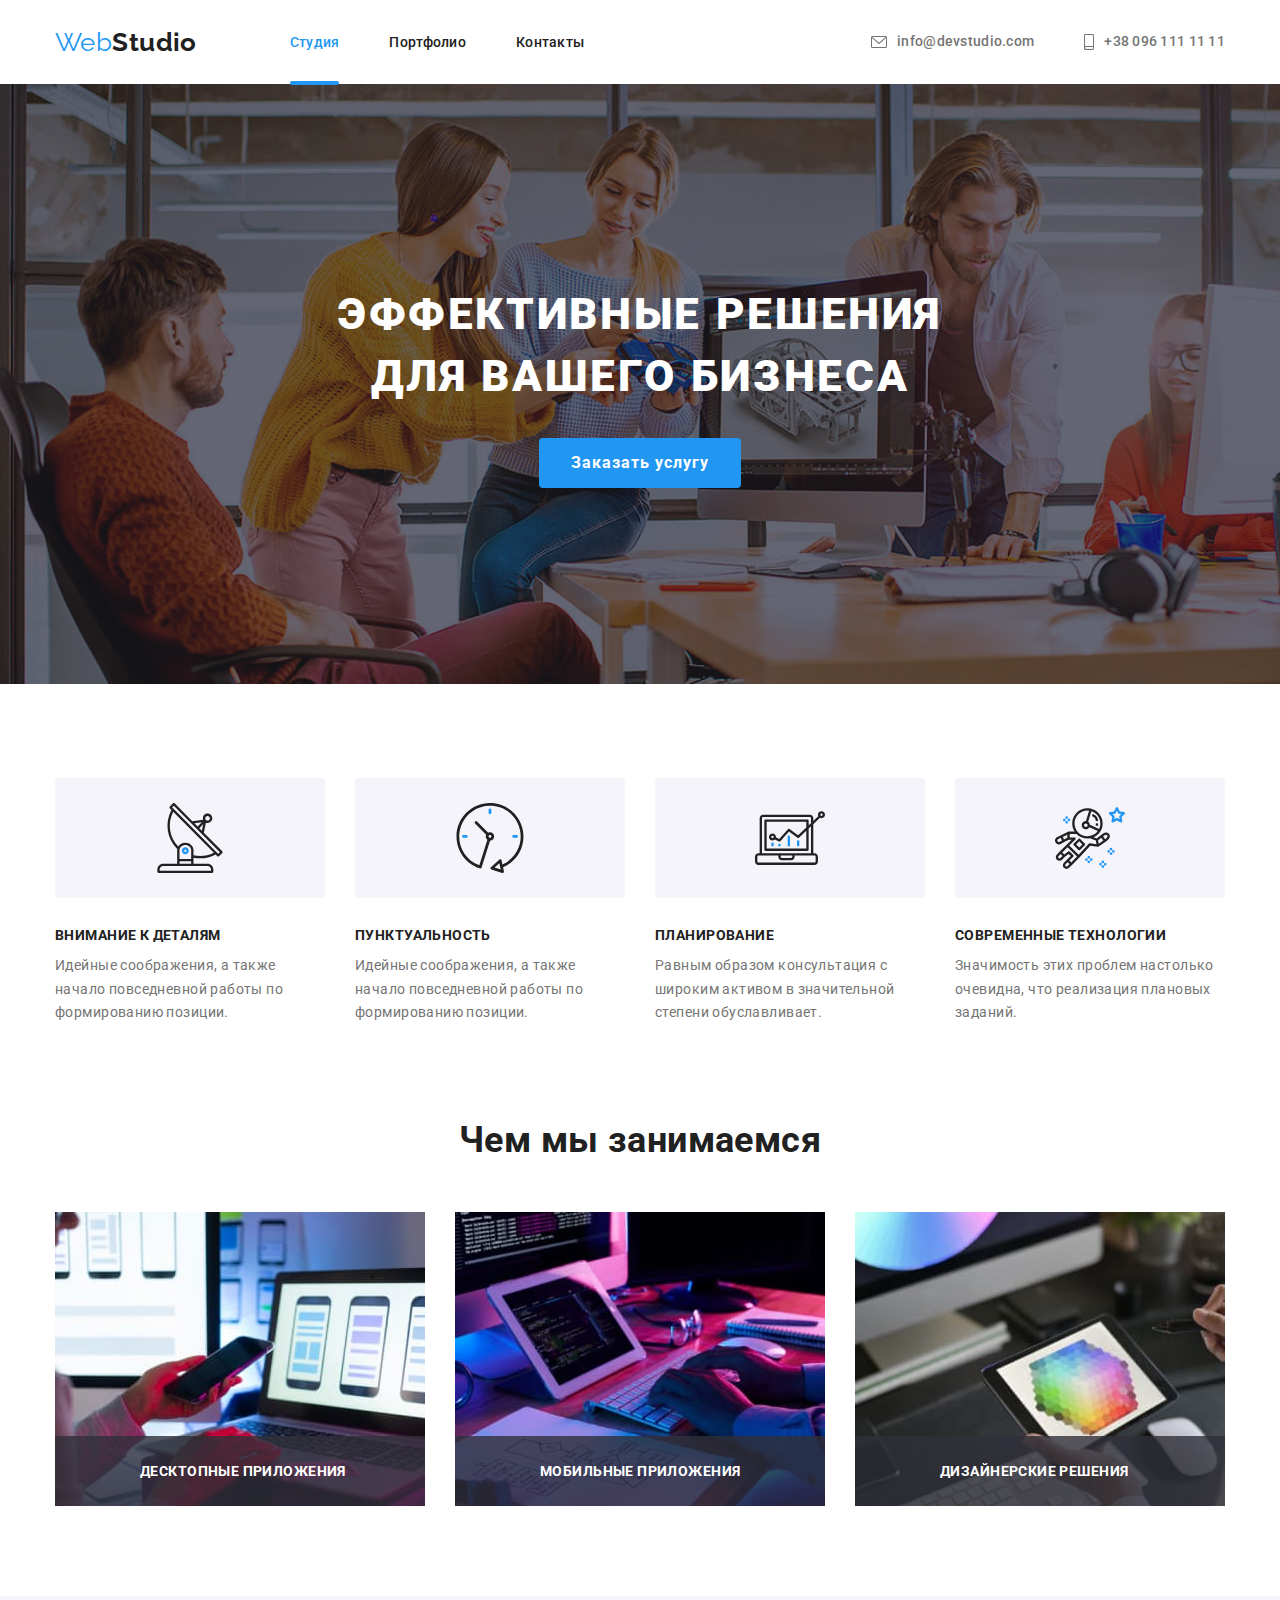
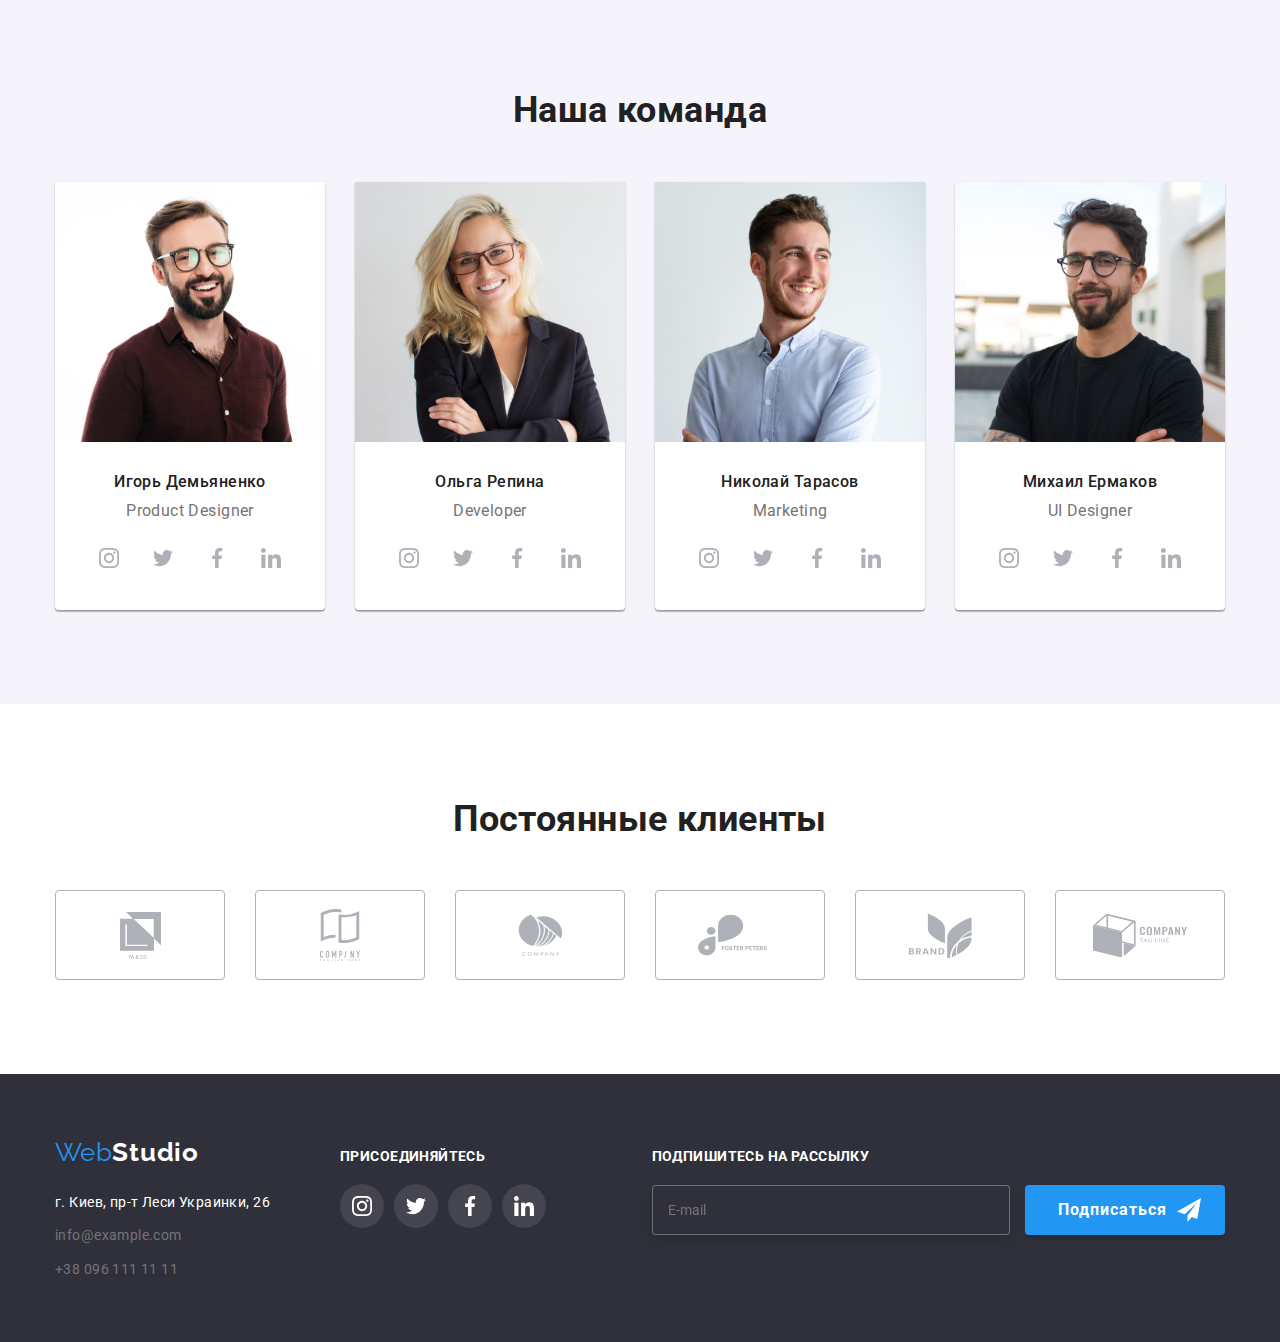
<file: index.html>
<!DOCTYPE html>
<html lang="ru">
<head>
    <meta charset="UTF-8">
    <meta http-equiv="X-UA-Compatible" content="IE=edge">
    <meta name="viewport" content="width=device-width, initial-scale=1.0">

    <link rel="preconnect" href="https://fonts.googleapis.com">
    <link rel="preconnect" href="https://fonts.gstatic.com" crossorigin>
    <link href="https://fonts.googleapis.com/css2?family=Raleway:wght@700&family=Roboto:wght@400;500;700;900&display=swap" rel="stylesheet"> 
    <link rel="stylesheet" href="https://cdnjs.cloudflare.com/ajax/libs/modern-normalize/1.1.0/modern-normalize.min.css">

    <link rel="stylesheet" href="./css/main.css">

    <title>Web-Studia</title>
</head>
<body>
    <header class="header">
     <div class="container header-container">
                  <nav class="logo-nav">
                    <a class="logo-nav__item" href="">
                    <span class="logo-nav__logo">Web</span><span class="logo-nav__black">Studio</span>
                    </a>
                        <ul class="menu-page">
                            <li class="menu-page__item"><a class="menu-page__studio" href="/">Студия</a></li>
                            <li class="menu-page__item"><a class="menu-page__page" href="./portfolio.html">Портфолио</a></li>
                            <li class="menu-page__item"><a class="menu-page__page" href="/">Контакты</a></li>
                        </ul>
                    </nav>
                    <ul class="menu-contact">
                        <li class="menu-contact__item">
                            <a class="menu-contact__header" href="meilto:info@devstudio.com">
                            <svg class="menu-contact__email">
                                <use href="./img/sprite.svg#email"></use>
                            </svg>
                            info@devstudio.com</a></li>
                        <li class="menu-contact__item">
                            <a class="menu-contact__header" href="+380961111111">
                            <svg class="menu-contact__phone">
                                    <use href="./img/sprite.svg#phone"></use>
                                </svg>
                            +38 096 111 11 11</a>
                    </ul>
     </div>  
    </header>
    <main>
        <div>
            <section class="hero-section">
                <div class="container">
                    <h1 class="hero-section__title title">
                        Эффективные решения
                        для вашего бизнеса</h1>
                    <button class="hero-section__button" type="button" data-modal-open>Заказать услугу</button>
                </div>
            </section>
        </div>
        <section class="section">
            <div class="container">
                <ul class="description">
                    <li class="description__item">
                        <div class="description__svg">
                            <svg width="70" height="70">
                                <use href="./img/sprite.svg#antenna"></use>
                            </svg>
                        </div>
                        <h3 class="description__link">Внимание к деталям</h3>
                        <p class="description__text">Идейные соображения, а также начало повседневной работы по формированию позиции.</p>
                    </li>
                    <li class="description__item">
                        <div class="description__svg">
                            <svg width="70" height="70">
                                <use href="./img/sprite.svg#clock"></use>
                            </svg>
                        </div>
                        <h3 class="description__link">Пунктуальность</h3>
                        <p class="description__text">Идейные соображения, а также начало повседневной работы по формированию позиции.</p>
                 </li>
                    <li class="description__item">
                        <div class="description__svg">
                            <svg width="70" height="70">
                                <use href="./img/sprite.svg#diagram"></use>
                            </svg>
                        </div> 
                     <h3 class="description__link">Планирование</h3>
                     <p class="description__text">Равным образом консультация с широким активом в значительной степени обуславливает.</p>
                 </li>
                    <li class="description__item">
                        <div class="description__svg">
                            <svg width="70" height="70">
                                <use href="./img/sprite.svg#astronaut"></use>
                            </svg>
                        </div>
                     <h3 class="description__link">Современные технологии</h3>
                     <p class="description__text">Значимость этих проблем настолько очевидна, что реализация плановых заданий.</p>
                 </li>
                </ul>
            </div>
    </section>
       <section class="work">
           <div class="container">
            <h2 class="work__case">Чем мы занимаемся</h2>
            <ul class="work__main">
                <li class="work__item">
                        <img class="work__img" src="./img/maket1.jpg" alt="Чем мы занимаемся" >
                        <div class="work__border">
                            <span class="work__link">Десктопные приложения</span>
                        </div>
                </li>
                <li class="work__item">
                    <img class="work__img" src="./img/maket2.jpg" alt="Чем мы занимаемся" >
                    <div class="work__border">
                        <span class="work__link">Мобильные приложения</span>
                    </div>
                </li>
                <li class="work__item">
                    <img class="work__img" src="./img/maket3.jpg" alt="Чем мы занимаемся" >
                    <div class="work__border">
                    <span class="work__link">Дизайнерские решения</span>
                </div>
                </li>
            </ul>
           </div>
    </section>
        <section class="section menu-command">
            <div class="container">
                <h2 class="command">Наша команда</h2>
                <ul class="command__main">
                    <li class="command__item">
                        <img class="command__img" src="./img/1.jpg" alt="Игорь Демьяненко" width="270">
                        <div class="command__wrap">
                            <h3 class="command__name">Игорь Демьяненко</h3>
                        <p class="command__profession">Product Designer</p>
                        <ul class="social">
                            <li class="social__list">
                                <a href="" class="social__link">
                                    <svg class="social__icon">
                                        <use href="./img/sprite.svg#instagram"></use>
                                    </svg>
                                </a>
                            </li>
                            <li class="social__list">
                                <a href="" class="social__link">
                                    <svg class="social__icon">
                                        <use  href="./img/sprite.svg#twitter"></use>
                                    </svg>
                                </a>
                            </li>
                            <li class="social__list">
                                <a href="" class="social__link">
                                    <svg class="social__icon">
                                        <use href="./img/sprite.svg#faceebok"></use>
                                    </svg>
                                </a>
                            </li>
                            <li class="social__list">
                                <a href="" class="social__link">
                                    <svg class="social__icon">
                                        <use  href="./img/sprite.svg#linkedin"></use>
                                    </svg>
                                </a>
                            </li>
                        </ul>
                        </div>
                    </li>
                    <li class="command__item">
                        <img class="command__img" src="./img/2.jpg" alt="Ольга Репина Frontend" width="270">
                        <div class="command__wrap">
                            <h3 class="command__name">Ольга Репина</h3>
                        <p class="command__profession">Developer</p>
                        <ul class="social">
                            <li class="social__list">
                                <a href="" class="social__link">
                                    <svg class="social__icon">
                                        <use href="./img/sprite.svg#instagram"></use>
                                    </svg>
                                </a>
                            </li>
                            <li class="social__list">
                                <a href="" class="social__link">
                                    <svg class="social__icon">
                                        <use  href="./img/sprite.svg#twitter"></use>
                                    </svg>
                                </a>
                            </li>
                            <li class="social__list">
                                <a href="" class="social__link">
                                    <svg class="social__icon">
                                        <use href="./img/sprite.svg#faceebok"></use>
                                    </svg>
                                </a>
                            </li>
                            <li class="social__list">
                                <a href="" class="social__link">
                                    <svg class="social__icon">
                                        <use  href="./img/sprite.svg#linkedin"></use>
                                    </svg>
                                </a>
                            </li>
                        </ul>
                        </div>
                    </li>
                        <li class="command__item">
                        <img class="command__img" src="./img/3.jpg" alt="Николай Тарасов" width="270">
                        <div class="command__wrap">
                            <h3 class="command__name">Николай Тарасов</h3>
                        <p class="command__profession">Marketing</p>
                        <ul class="social">
                            <li class="social__list">
                                <a href="" class="social__link">
                                    <svg class="social__icon">
                                        <use href="./img/sprite.svg#instagram"></use>
                                    </svg>
                                </a>
                            </li>
                            <li class="social__list">
                                <a href="" class="social__link">
                                    <svg class="social__icon">
                                        <use  href="./img/sprite.svg#twitter"></use>
                                    </svg>
                                </a>
                            </li>
                            <li class="social__list">
                                <a href="" class="social__link">
                                    <svg class="social__icon">
                                        <use href="./img/sprite.svg#faceebok"></use>
                                    </svg>
                                </a>
                            </li>
                            <li class="social__list">
                                <a href="" class="social__link">
                                    <svg class="social__icon">
                                        <use  href="./img/sprite.svg#linkedin"></use>
                                    </svg>
                                </a>
                            </li>
                        </ul>
                        </div>
                    </li>
                    <li class="command__item">
                        <img class="command__img" src="./img/4.jpg" alt="Михаил Ермаков" width="270">
                        <div class="command__wrap">
                            <h3 class="command__name">Михаил Ермаков</h3>
                        <p class="command__profession">UI Designer</p>
                        <ul class="social">
                            <li class="social__list">
                                <a href="" class="social__link">
                                    <svg class="social__icon">
                                        <use href="./img/sprite.svg#instagram"></use>
                                    </svg>
                                </a>
                            </li>
                            <li class="social__list">
                                <a href="" class="social__link">
                                    <svg class="social__icon">
                                        <use  href="./img/sprite.svg#twitter"></use>
                                    </svg>
                                </a>
                            </li>
                            <li class="social__list">
                                <a href="" class="social__link">
                                    <svg class="social__icon">
                                        <use href="./img/sprite.svg#faceebok"></use>
                                    </svg>
                                </a>
                            </li>
                            <li class="social__list">
                                <a href="" class="social__link">
                                    <svg class="social__icon">
                                        <use  href="./img/sprite.svg#linkedin"></use>
                                    </svg>
                                </a>
                            </li>
                        </ul>
                        </div>
                    </li>
                </ul>
            </div>
        </section>
        <section class="client-section">
            <div class="container">
                <h2 class="client">Постоянные клиенты</h2>
            <ul class="client__form">
                <li class="client__list">
                    <a href="" class="client__link link">
                        <svg class="client__icon" width="41" height="47">
                            <use class="client__icon" href="./img/sprite.svg#client-one"></use>
                        </svg>
                    </a>
                </li>
                <li class="client__list">
                    <a href="" class="client__link">
                        <svg class="client__icon" width="40" height="52">
                            <use  href="./img/sprite.svg#client-two"></use>
                        </svg>
                    </a>
                </li>
                <li class="client__list">
                    <a href="" class="client__link">
                        <svg class="client__icon" width="45" height="42">
                            <use href="./img/sprite.svg#client-three"></use>
                        </svg>
                    </a>
                </li>
                <li class="client__list">
                    <a href="" class="client__link">
                        <svg class="client__icon" width="85" height="42">
                            <use  href="./img/sprite.svg#client-four"></use>
                        </svg>
                    </a>
                </li>
                <li class="client__list">
                    <a href="" class="client__link">
                        <svg class="client__icon" width="63" height="45">
                            <use href="./img/sprite.svg#client-five"></use>
                        </svg>
                    </a>
                </li>
                <li class="client__list">
                    <a href="" class="client__link">
                        <svg class="client__icon" width="94" height="44">
                            <use  href="./img/sprite.svg#client-six"></use>
                        </svg>
                    </a>
                </li>
            </ul>
            </div>
        </section>
    </main>
    <footer class="footer">
        <div class="container social-section">
            <div class="footer-iner">
                <a class="footer-iner__main" href="">
                    <span class="footer-iner__footer">Web</span><span class="footer-iner__white-footer">Studio</span>
                </a>
                    <address>
                        <ul class="footer-contact">
                            <li class="footer-contact__item"><a class="footer-contact__address" href="addressг.Киев,пр-тЛесиУкраинки,2">г. Киев, пр-т Леси Украинки, 26</a> </li>
                            <li class="footer-contact__item"><a class="footer-contact__contact" href="meilto:info@example.com">info@example.com</a></li>
                            <li class="footer-contact__item"><a class="footer-contact__contact" href="tel;+380961111111">+38 096 111 11 11</a>
                        </ul>
                    </address>
                </div>
                    <div class="social-wrap">
                        <p class="title-social">присоединяйтесь</p>
                    <ul class="social-footer">
                        <li class="social-footer__list">
                            <a href="" class="social-footer__link">
                                <svg class="social-footer__icon">
                                    <use href="./img/sprite.svg#instagram"></use>
                                </svg>
                            </a>
                        </li>
                        <li class="social-footer__list">
                            <a href="" class="social-footer__link">
                                <svg class="social-footer__icon">
                                    <use  href="./img/sprite.svg#twitter"></use>
                                </svg>
                            </a>
                        </li>
                        <li class="social-footer__list">
                            <a href="" class="social-footer__link">
                                <svg class="social-footer__icon">
                                    <use href="./img/sprite.svg#faceebok"></use>
                                </svg>
                            </a>
                        </li>
                        <li class="social-footer__icon">
                            <a href="" class="social-footer__link">
                                <svg class="social-footer__icon">
                                    <use  href="./img/sprite.svg#linkedin"></use>
                                </svg>
                            </a>
                        </li>
                    </ul>
                    </div>
                    <form class="subscride">
                            <p class="subscride__text">Подпишитесь на рассылку</p>
                            <label for="email"></label>     
                                <input class="subscride__input" type="email" name="email" id="email" placeholder="E-mail">
                            <button type="submit" class="subscride__button">
                               <span class="subscride__click">Подписаться
                                   <svg class="subscride__icon">
                                       <use href="./img/sprite.svg#subscribe"></use>
                                   </svg>
                               </span>
                            </button>
                    </form>
        </div>
    </footer>

    <div class="modal is-hidden" data-modal>
        <div class="modal-inner">
                <button class="modal-inner__button" data-modal-close>
                    <svg class="modal-inner__svg">
                        <use href="./img/sprite.svg#modal-close"></use>
                    </svg>
                </button>
            <form class="modal-form">
                <span class="modal-form__title">Оставьте свои данные, мы вам перезвоним</span>
                <div class="form-field">
                    <label class="form-field__label" for="name">Имя</label>
                    <input class="form-field__input" type="text" name="name" id="name"/>
                        <svg class="form-field__icon">
                            <use href="./img/sprite.svg#name"></use>
                        </svg>
                </div>

                
                <div class="form-field">
                <label class="form-field__label" for="tel">Телефон</label>
                <input class="form-field__input" type="tel" name="tel" id="tel">
                <svg class="form-field__icon">
                    <use href="./img/sprite.svg#tel-modal"></use>
                </svg>
                </div>
           
                <div class="form-field">
                    <label class="form-field__label" for="email">Почта</label>
                    <input class="form-field__input" type="email" name="email" id="mail" >
                    <svg class="form-field__icon">
                        <use href="./img/sprite.svg#email-modal"></use>
                    </svg>
                </div> 

                <div class="form-field">
                    <label class="form-field__label" for="comment">Комментарий</label>
                    <textarea class="form-field__texrea" name="comment" id="comment" rows="10" placeholder="Введите текст"></textarea>
                </div>

                <div class="modal-treaty">
                    <label class="modal-treaty__treaty" for="treaty">
                        <input class="modal-treaty__checkbox" type="checkbox" name="topic" value="treaty" id="treaty">
                        <span class="modal-treaty__icon"></span>
                        Соглашаюсь с рассылкой и принимаю
                        <a href="#" class="modal-treaty__contract">Условия договора</a>
                    </label>
                </div>
             <button type="submit" class="modal-treaty__button">Отправить</button>
            </form>
        </div> 
    </div>
    <script src="./js/modal.js"></script>
</body>
</html>
</file>
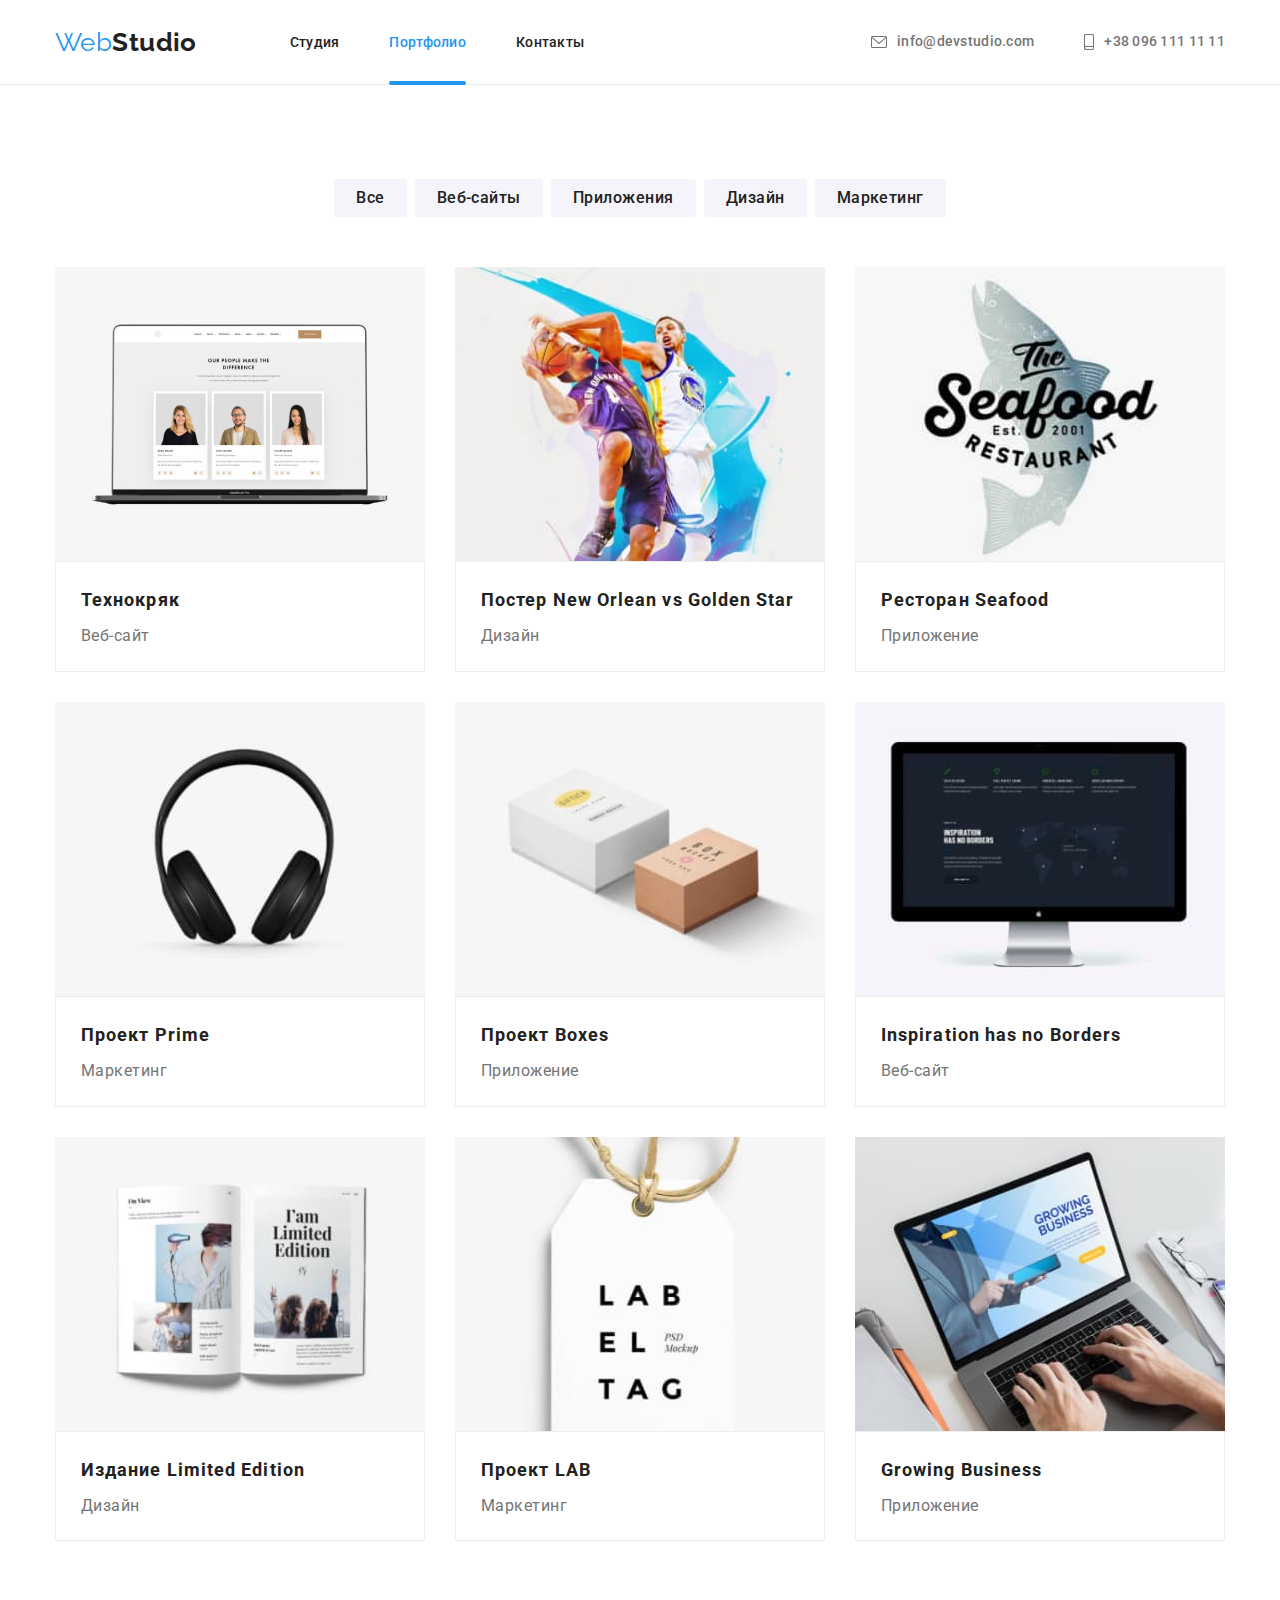
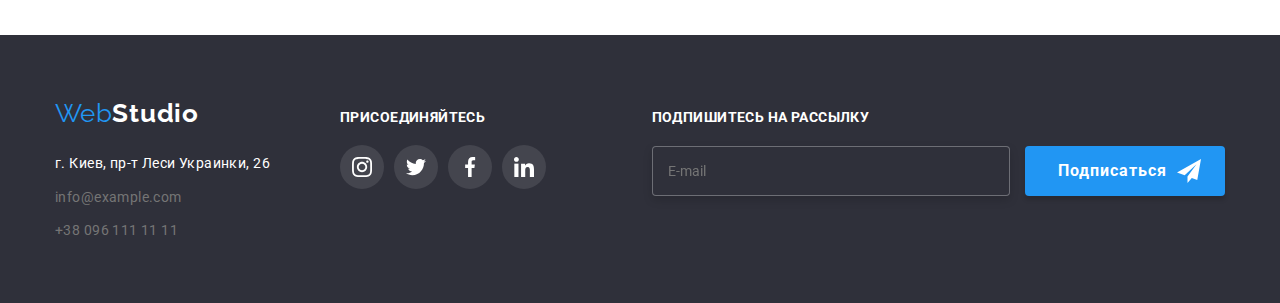
<file: portfolio.html>
<!DOCTYPE html>
<html lang="ru">
<head>
    <meta charset="UTF-8">
    <meta http-equiv="X-UA-Compatible" content="IE=edge">
    <meta name="viewport" content="width=device-width, initial-scale=1.0">
    
    <link rel="preconnect" href="https://fonts.googleapis.com">
    <link rel="preconnect" href="https://fonts.gstatic.com" crossorigin>
    <link href="https://fonts.googleapis.com/css2?family=Raleway:wght@700&family=Roboto:wght@400;500;700;900&display=swap" rel="stylesheet"> 
    <link rel="stylesheet" href="https://cdnjs.cloudflare.com/ajax/libs/modern-normalize/1.1.0/modern-normalize.min.css">
    
<link rel="stylesheet" href="./css/main.css">

    <title>Web-Studia-Portfolio</title>
</head>
<body>
    <header class="header-portfolio">
        <div class="container header-container">
                <nav class="portfolio-nav">
                    <a class="portfolio-nav__item" href="">
                        <span class="portfolio-nav__logo">Web</span><span class="portfolio-nav__black">Studio</span>
                    </a>
                    <ul class="portfolio-page">
                        <li class="portfolio-page__item"><a class="portfolio-page__link" href="./index.html">Студия</a> </li>
                        <li class="portfolio-page__item"><a class="portfolio" href="./portfolio.html">Портфолио</a></li>
                        <li class="portfolio-page__item"><a class="portfolio-page__link" href="">Контакты</a></li>
                    </ul>
                </nav> 
                <ul class="contact-portfolio">
                    <li class="contact-portfolio__item"><a class="contact-portfolio__contact" href="meilto:info@devstudio.com">
                        <svg class="menu-contact__email">
                            <use href="./img/sprite.svg#email"></use>
                        </svg>
                        info@devstudio.com</a></li>
                    <li class="contact-portfolio__item"><a class="contact-portfolio__contact" href="tel:+380961111111">
                        <svg class="menu-contact__phone">
                            <use href="./img/sprite.svg#phone"></use>
                        </svg>
                        +38 096 111 11 11</a>
                </ul>
        </div>
      </header>
    <main>
        <section class="section">
            <div class="container">
                <h1 class="menu-portfolio">Меню</h1>
            <ul class="portfolio-button">
                <li class="portfolio-button__item"><button class="portfolio-button__link" type="button">Все</button></li>
                <li class="portfolio-button__item"><button class="portfolio-button__link" type="button">Веб-сайты</button></li>
                <li class="portfolio-button__item"><button class="portfolio-button__link" type="button">Приложения</button></li>
                <li class="portfolio-button__item"><button class="portfolio-button__link" type="button">Дизайн</button></li>
                <li class="portfolio-button__item"><button class="portfolio-button__link" type="button">Маркетинг</button></li>
            </ul>
                        <ul class="picture-portfolio">
                            <li class="picture-portfolio__item">
                                <a class="picture-portfolio__href picture-portfolio__style" href="">
                                    <div class="picture-portfolio__link">
                                        <img class="picture-portfolio__img" src="./img/img.jpg" alt="Технокряк">
                                        <p class="picture-portfolio__description">
                                            Ресурс предлагает комплексные предложения с разным уровнем функционала и сервисов. Все это позволит посетителю получить исчерпывающие сведения о компании или частном лице.
                                        </p>
                                    </div>
                                <div class="picture-portfolio__wrap">
                                <h2 class="picture-portfolio__title">Технокряк</h2>
                                <p class="picture-portfolio__text">Веб-сайт</p>
                                </div>
                            </a>
                            </li>

                            <li class="picture-portfolio__item">
                                <a class="picture-portfolio__href picture-portfolio__style" href="">
                                    <div class="picture-portfolio__link">
                                        <img class="picture-portfolio__img" src="./img/img2.jpg" alt="Постер New Orlean vs Golden Star">
                                        <p class="picture-portfolio__description">
                                            Ресурс предлагает комплексные предложения с разным уровнем функционала и сервисов. Все это позволит посетителю получить исчерпывающие сведения о компании или частном лице.
                                        </p>
                                    </div>
                                <div class="picture-portfolio__wrap">
                                <h2 class="picture-portfolio__title">Постер New Orlean vs Golden Star</h2>
                                <p class="picture-portfolio__text">Дизайн</p>
                                </div>
                            </a>
                            </li>

                            <li class="picture-portfolio__item">
                                <a class="picture-portfolio__href picture-portfolio__style" href="">
                                    <div class="picture-portfolio__link">
                                        <img class="picture-portfolio__img" src="./img/img3.jpg" alt="Ресторан Seafood">
                                        <p class="picture-portfolio__description">
                                            Ресурс предлагает комплексные предложения с разным уровнем функционала и сервисов. Все это позволит посетителю получить исчерпывающие сведения о компании или частном лице.
                                        </p>
                                    </div>
                                <div class="picture-portfolio__wrap">
                                <h2 class="picture-portfolio__title">Ресторан Seafood</h2>
                                <p class="picture-portfolio__text">Приложение</p>
                                </div>
                            </a>
                            </li>

                            <li class="picture-portfolio__item">
                                <a class="picture-portfolio__href picture-portfolio__style" href="">
                                    <div class="picture-portfolio__link">
                                        <img class="picture-portfolio__img" src="./img/img4.jpg" alt="Проект Prime">
                                        <p class="picture-portfolio__description">
                                            Ресурс предлагает комплексные предложения с разным уровнем функционала и сервисов. Все это позволит посетителю получить исчерпывающие сведения о компании или частном лице.
                                        </p>
                                    </div>
                                <div class="picture-portfolio__wrap">
                                <h2 class="picture-portfolio__title">Проект Prime</h2>
                                <p class="picture-portfolio__text">Маркетинг</p>
                                </div>
                            </a>
                            </li>  

                            <li class="picture-portfolio__item">
                                <a class="picture-portfolio__href picture-portfolio__style" href="">
                                    <div class="picture-portfolio__link">
                                        <img class="picture-portfolio__img" src="./img/img6.jpg" alt="Проект Boxes">
                                        <p class="picture-portfolio__description">
                                            Ресурс предлагает комплексные предложения с разным уровнем функционала и сервисов. Все это позволит посетителю получить исчерпывающие сведения о компании или частном лице.
                                        </p>
                                    </div>
                                <div class="picture-portfolio__wrap">
                                <h2 class="picture-portfolio__title">Проект Boxes</h2>
                                <p class="picture-portfolio__text">Приложение</p>
                                </div>
                            </a>
                            </li>    
                            <li class="picture-portfolio__item">
                                <a class="picture-portfolio__href picture-portfolio__style" href="">
                                    <div class="picture-portfolio__link">
                                        <img class="picture-portfolio__img" src="./img/img5.jpg" alt="Inspiration has no Borders">
                                        <p class="picture-portfolio__description">
                                            Ресурс предлагает комплексные предложения с разным уровнем функционала и сервисов. Все это позволит посетителю получить исчерпывающие сведения о компании или частном лице.
                                        </p>
                                    </div>
                                <div class="picture-portfolio__wrap">
                                <h2 class="picture-portfolio__title">Inspiration has no Borders</h2>
                                <p class="picture-portfolio__text">Веб-сайт</p>
                                </div>
                            </a>
                            </li>                                                        
                            <li class="picture-portfolio__item">
                                <a class="picture-portfolio__href picture-portfolio__style" href="">
                                    <div class="picture-portfolio__link">
                                        <img class="picture-portfolio__img" src="./img/img7.jpg" alt="Издание Limited Edition">
                                        <p class="picture-portfolio__description">
                                            Ресурс предлагает комплексные предложения с разным уровнем функционала и сервисов. Все это позволит посетителю получить исчерпывающие сведения о компании или частном лице.
                                        </p>
                                    </div>
                                <div class="picture-portfolio__wrap">
                                <h2 class="picture-portfolio__title">Издание Limited Edition</h2>
                                <p class="picture-portfolio__text">Дизайн</p>
                                </div>
                            </a>
                            </li>        
                            <li class="picture-portfolio__item">
                                <a class="picture-portfolio__href picture-portfolio__style" href="">
                                    <div class="picture-portfolio__link">
                                        <img class="picture-portfolio__img" src="./img/img8.jpg" alt="Проект LAB">
                                        <p class="picture-portfolio__description">
                                            Ресурс предлагает комплексные предложения с разным уровнем функционала и сервисов. Все это позволит посетителю получить исчерпывающие сведения о компании или частном лице.
                                        </p>
                                    </div>
                                <div class="picture-portfolio__wrap">
                                <h2 class="picture-portfolio__title">Проект LAB</h2>
                                <p class="picture-portfolio__text">Маркетинг</p>
                                </div>
                            </a>
                            </li>
                            <li class="picture-portfolio__item">
                                <a class="picture-portfolio__href picture-portfolio__style" href="">
                                    <div class="picture-portfolio__link">
                                        <img class="picture-portfolio__img" src="./img/img9.jpg" alt="Growing Business">
                                        <p class="picture-portfolio__description">
                                            Ресурс предлагает комплексные предложения с разным уровнем функционала и сервисов. Все это позволит посетителю получить исчерпывающие сведения о компании или частном лице.
                                        </p>
                                    </div>
                                <div class="picture-portfolio__wrap">
                                <h2 class="picture-portfolio__title">Growing Business</h2>
                                <p class="picture-portfolio__text">Приложение</p>
                                </div>
                            </a>
                            </li> 

                    </ul>
                </div>
                </section>
    </main>
    <footer class="footer">
        <div class="container social-section">
            <div class="footer-iner">
                <a class="footer-iner__main" href="">
                    <span class="footer-iner__footer">Web</span><span class="footer-iner__white-footer">Studio</span>
                </a>
                    <address>
                        <ul class="footer-contact">
                            <li class="footer-contact__item"><a class="footer-contact__address" href="addressг.Киев,пр-тЛесиУкраинки,2">г. Киев, пр-т Леси Украинки, 26</a> </li>
                            <li class="footer-contact__item"><a class="footer-contact__contact" href="meilto:info@example.com">info@example.com</a></li>
                            <li class="footer-contact__item"><a class="footer-contact__contact" href="tel;+380961111111">+38 096 111 11 11</a>
                        </ul>
                    </address>
                </div>
                    <div class="social-wrap">
                        <p class="title-social">присоединяйтесь</p>
                    <ul class="social-footer">
                        <li class="social-footer__list">
                            <a href="" class="social-footer__link">
                                <svg class="social-footer__icon">
                                    <use href="./img/sprite.svg#instagram"></use>
                                </svg>
                            </a>
                        </li>
                        <li class="social-footer__list">
                            <a href="" class="social-footer__link">
                                <svg class="social-footer__icon">
                                    <use  href="./img/sprite.svg#twitter"></use>
                                </svg>
                            </a>
                        </li>
                        <li class="social-footer__list">
                            <a href="" class="social-footer__link">
                                <svg class="social-footer__icon">
                                    <use href="./img/sprite.svg#faceebok"></use>
                                </svg>
                            </a>
                        </li>
                        <li class="social-footer__icon">
                            <a href="" class="social-footer__link">
                                <svg class="social-footer__icon">
                                    <use  href="./img/sprite.svg#linkedin"></use>
                                </svg>
                            </a>
                        </li>
                    </ul>
                    </div>
                    <form class="subscride">
                            <p class="subscride__text">Подпишитесь на рассылку</p>
                            <label for="email"></label>     
                                <input class="subscride__input" type="email" name="email" id="email" placeholder="E-mail">
                            <button type="submit" class="subscride__button">
                               <span class="subscride__click">Подписаться
                                   <svg class="subscride__icon">
                                       <use href="./img/sprite.svg#subscribe"></use>
                                   </svg>
                               </span>
                            </button>
                    </form>
        </div>
    </footer>

</body>
</file>
<file: css/main.css>
/* base*/
:root {
  --main-font:"Raleway", sans-serif;
  --title-font: "Roboto", sans-serif;
  --text-color: #212121 ;
  --title-color: #FFFFFF;
  --main-color: #757575;
  --accent-color: #2196F3;
  --work-fon:#2F303ACC;
  --button-color: #F5F4FA;
  --rgba-color:rgba(255, 255, 255, 0.6);
  --icon-color: #AFB1B8;
  --fon-color:#2F303A;
  --border-header:#ECECEC;
  --picture-fon:#2196F3E5;
  --border-picture: #EEEEEE;
  --modal-color:#0000001A;
  --button-modal:#188CE8;
}

body {
  font-family: "Roboto", sans-serif;
  /*font-family: 'Raleway', sans-serif;*/
  color: var(--text-color);
  background-color: var(--title-color);
  font-size: 14px;
  letter-spacing: 0.03em;
}

*,
*::before,
*::after {
  -webkit-box-sizing: border-box;
          box-sizing: border-box;
}

ul {
  padding: 0;
  margin: 0;
  list-style-type: none;
}

h1, h2, h3, h4, h5, h6, p {
  padding: 0;
  margin: 0;
}

.container {
  width: 1200px;
  padding-left: 15px;
  padding-right: 15px;
  margin-left: auto;
  margin-right: auto;
}

.section {
  padding: 94px 0;
}

/* components*/
.logo-nav {
  display: -webkit-box;
  display: -ms-flexbox;
  display: flex;
  -webkit-box-align: center;
      -ms-flex-align: center;
          align-items: center;
}
.logo-nav__item {
  display: inline-block;
  margin-right: 93px;
  text-decoration: none;
  padding-top: 24px;
  padding-bottom: 24px;
}
.logo-nav__logo {
  font-family: "Raleway", sans-serif;
  font-size: 26px;
  line-height: 1.2;
  -ms-flex-negative: 0;
      flex-shrink: 0;
  color: var(--accent-color);
}
.logo-nav__black {
  font-weight: 700;
  font-family: "Raleway", sans-serif;
  font-size: 26px;
  Line-height: 1.4;
  color: var(--text-color);
}

/* CLIENT-SEC */
.client-section {
  background-color: var(--title-color);
  padding-top: 94px;
  padding-bottom: 94px;
}

.client {
  font-style: normal;
  font-weight: 700;
  font-size: 36px;
  line-height: 42px;
  text-align: center;
  margin-bottom: 50px;
}
.client__form {
  display: -webkit-box;
  display: -ms-flexbox;
  display: flex;
  -webkit-box-pack: justify;
      -ms-flex-pack: justify;
          justify-content: space-between;
}
.client__list:not(:last-child) {
  margin-right: 30px;
}
.client__link {
  display: -webkit-box;
  display: -ms-flexbox;
  display: flex;
  -webkit-box-pack: center;
      -ms-flex-pack: center;
          justify-content: center;
  -webkit-box-align: center;
      -ms-flex-align: center;
          align-items: center;
  width: 170px;
  height: 90px;
  color: var(--accent-color);
  border: 1px solid var(--icon-color);
  border-radius: 4px;
  -webkit-transition: border 250ms cubic-bezier(0.4, 0, 0.2, 1);
  transition: border 250ms cubic-bezier(0.4, 0, 0.2, 1);
}
.client__link:hover, .client__link:focus {
  fill: var(--accent-color);
  border-color: var(--accent-color);
  outline: none;
}
.client__icon {
  fill: var(--icon-color);
  -webkit-transition: fill 250ms cubic-bezier(0.4, 0, 0.2, 1);
  transition: fill 250ms cubic-bezier(0.4, 0, 0.2, 1);
}
.client__icon:hover, .client__icon:focus {
  fill: var(--accent-color);
  outline: none;
}
.client__link:hover .client__icon, .client__link:focus .client__icon {
  fill: var(--accent-color);
}

/* CLIENT-SEC */
.modal {
  position: fixed;
  top: 0;
  left: 0;
  width: 100%;
  height: 100%;
  background-color: var(--modal-color);
  z-index: 20;
  opacity: 1;
  -webkit-box-shadow: 0px 1px 3px rgba(0, 0, 0, 0.12), 0px 1px 1px rgba(0, 0, 0, 0.14), 0px 2px 1px rgba(0, 0, 0, 0.2);
          box-shadow: 0px 1px 3px rgba(0, 0, 0, 0.12), 0px 1px 1px rgba(0, 0, 0, 0.14), 0px 2px 1px rgba(0, 0, 0, 0.2);
  border-radius: 4px;
  -webkit-transition: opacity 250ms cubic-bezier(0.4, 0, 0.2, 1) 250ms;
  transition: opacity 250ms cubic-bezier(0.4, 0, 0.2, 1) 250ms;
}
.modal.is-hidden {
  opacity: 0;
  pointer-events: none;
}
.modal.is-hidden .modal-inner {
  -webkit-transform: translate(-50%, -50%) scale(0, 9);
          transform: translate(-50%, -50%) scale(0, 9);
}

.modal-inner {
  position: absolute;
  padding: 40px;
  left: 50%;
  top: 50%;
  -webkit-transform: translate(-50%, -50%) scale(1);
          transform: translate(-50%, -50%) scale(1);
  z-index: 30;
  max-width: 528px;
  width: 100%;
  height: 581px;
  background-color: var(--title-color);
  -webkit-transition: -webkit-transform 250ms cubic-bezier(0.4, 0, 0.2, 1) 250ms;
  transition: -webkit-transform 250ms cubic-bezier(0.4, 0, 0.2, 1) 250ms;
  transition: transform 250ms cubic-bezier(0.4, 0, 0.2, 1) 250ms;
  transition: transform 250ms cubic-bezier(0.4, 0, 0.2, 1) 250ms, -webkit-transform 250ms cubic-bezier(0.4, 0, 0.2, 1) 250ms;
}
.modal-inner__button {
  position: absolute;
  top: 8px;
  right: 8px;
  width: 30px;
  height: 30px;
  background: var(--title-color);
  fill: #000000;
  border: 1px solid rgba(0, 0, 0, 0.1);
  -webkit-box-sizing: border-box;
          box-sizing: border-box;
  border-radius: 50%;
  -webkit-transition: fill 250ms cubic-bezier(0.4, 0, 0.2, 1) 250ms;
  transition: fill 250ms cubic-bezier(0.4, 0, 0.2, 1) 250ms;
}
.modal-inner__button:hover, .modal-inner__button:focus {
  fill: var(--accent-color);
}
.modal-inner__svg {
  width: 11px;
  height: 11px;
  color: var(--text-color);
  -webkit-transition: color 250ms cubic-bezier(0.4, 0, 0.2, 1) 250ms;
  transition: color 250ms cubic-bezier(0.4, 0, 0.2, 1) 250ms;
}
.modal-inner__svg:hover .modal-inner__svg:focus {
  color: var(--accent-color);
}

.modal-form__title {
  font-weight: 700;
  font-size: 20px;
  line-height: 1.15;
  text-align: center;
  letter-spacing: 0.03em;
  color: var(--text-color);
  z-index: 2;
}

/* form-field */
.form-field {
  margin-top: 10px;
  position: relative;
  display: block;
  /* form-field */
}
.form-field .form-field__label {
  color: var(--main-color);
  display: block;
  margin-bottom: 5px;
  font-size: 12px;
  line-height: 1.2;
  /* identical to box height */
  letter-spacing: 0.01em;
  margin-top: 10px;
}
.form-field__input {
  -webkit-box-sizing: border-box;
          box-sizing: border-box;
  width: 100%;
  height: 40px;
  margin-bottom: 10px;
  padding: 11px 12px 11px 42px;
  color: var(--main-color);
  border: 1px solid rgba(33, 33, 33, 0.2);
  border-radius: 4px;
  -webkit-transition: border 250ms cubic-bezier(0.4, 0, 0.2, 1);
  transition: border 250ms cubic-bezier(0.4, 0, 0.2, 1);
  resize: none;
  cursor: pointer;
  display: -webkit-box;
  display: -ms-flexbox;
  display: flex;
  -webkit-box-align: center;
      -ms-flex-align: center;
          align-items: center;
}
.form-field__icon {
  position: absolute;
  top: 31px;
  left: 12px;
  width: 18px;
  height: 18px;
  pointer-events: none;
  color: var(--main-color);
  -webkit-transition: fill 250ms cubic-bezier(0.4, 0, 0.2, 1);
  transition: fill 250ms cubic-bezier(0.4, 0, 0.2, 1);
}
.form-field__input:focus {
  border-color: var(--accent-color);
  outline: none;
}
.form-field__icon:focus {
  fill: var(--accent-color);
  outline: none;
}
.form-field__input:focus + .form-field__icon {
  fill: var(--accent-color);
}
.form-field__texrea {
  padding: 12px 16px;
  resize: none;
  width: 448px;
  height: 120px;
  border: 1px solid rgba(33, 33, 33, 0.2);
  -webkit-box-sizing: border-box;
          box-sizing: border-box;
  border-radius: 4px;
}
.form-field__texrea:focus {
  border-color: var(--accent-color);
  outline: none;
}
.form-field__textarea {
  resize: none;
  width: 448px;
  height: 120px;
  border: 1px solid rgba(33, 33, 33, 0.2);
  -webkit-box-sizing: border-box;
          box-sizing: border-box;
  border-radius: 4px;
}

/* treaty */
.modal-treaty {
  margin-top: 20px;
  /* treaty */
}
.modal-treaty__treaty {
  display: -webkit-box;
  display: -ms-flexbox;
  display: flex;
  -webkit-box-align: center;
      -ms-flex-align: center;
          align-items: center;
  margin-left: 13px;
  margin-bottom: 20px;
  font-size: 14px;
  line-height: 1.714;
  letter-spacing: 0.03em;
  color: var(--main-color);
  cursor: pointer;
}
.modal-treaty__checkbox {
  position: absolute;
  -webkit-appearance: none;
  -moz-appearance: none;
  appearance: none;
}
.modal-treaty__icon {
  display: inline-block;
  width: 16px;
  height: 16px;
  margin-right: 8px;
  border: solid 2px var(--text-color);
  border-radius: 2px;
}
.modal-treaty__checkbox:checked + .modal-treaty__icon {
  border-color: var(--accent-color);
  background-image: url("../img/icons.svg/icon check.svg");
  background-size: contain;
  background-origin: border-box;
}
.modal-treaty__contract {
  margin-left: 5px;
  font-size: 14px;
  line-height: 1.7;
  /* identical to box height, or 171% */
  letter-spacing: 0.03em;
  color: var(--accent-color);
}
.modal-treaty__button {
  font-weight: 700;
  font-size: 16px;
  line-height: 1.9;
  display: -webkit-box;
  display: -ms-flexbox;
  display: flex;
  -webkit-box-align: center;
      -ms-flex-align: center;
          align-items: center;
  text-align: center;
  letter-spacing: 0.06em;
  cursor: pointer;
  border: 0;
  margin-top: 30px;
  padding: 10px 55px;
  margin: auto;
  color: var(--title-color);
  background-color: var(--accent-color);
  -webkit-box-shadow: 0px 4px 4px rgba(0, 0, 0, 0.15);
          box-shadow: 0px 4px 4px rgba(0, 0, 0, 0.15);
  border-radius: 4px;
  -webkit-transition: background-color 250ms cubic-bezier(0.4, 0, 0.2, 1);
  transition: background-color 250ms cubic-bezier(0.4, 0, 0.2, 1);
}
.modal-treaty__button:hover {
  background-color: var(--button-modal);
}

/* treaty */
.href-treaty {
  color: var(--accent-color);
}

/* MODAL-SECTION */
/* SOCIAL */
.social {
  display: -webkit-box;
  display: -ms-flexbox;
  display: flex;
  -webkit-box-pack: justify;
      -ms-flex-pack: justify;
          justify-content: space-between;
}
.social__link {
  width: 44px;
  height: 44px;
  display: -webkit-box;
  display: -ms-flexbox;
  display: flex;
  -webkit-box-pack: center;
      -ms-flex-pack: center;
          justify-content: center;
  -webkit-box-align: center;
      -ms-flex-align: center;
          align-items: center;
  background-color: var(--title-color);
  border-radius: 50%;
  -webkit-transition: background-color 250ms cubic-bezier(0.4, 0, 0.2, 1);
  transition: background-color 250ms cubic-bezier(0.4, 0, 0.2, 1);
}
.social__link:hover, .social__link:focus {
  background-color: var(--accent-color);
  outline: none;
}
.social__link:hover .social__icon, .social__link:focus .social__icon {
  fill: var(--title-color);
}
.social__icon {
  width: 20px;
  height: 20px;
  fill: var(--icon-color);
}
.social__icon:hover {
  fill: var(--title-color);
}

/* social-FOOTER */
.social-section {
  display: -webkit-box;
  display: -ms-flexbox;
  display: flex;
  -webkit-box-align: baseline;
      -ms-flex-align: baseline;
          align-items: baseline;
}

.footer-iner {
  -webkit-box-pack: justify;
      -ms-flex-pack: justify;
          justify-content: space-between;
  -ms-flex-wrap: wrap;
      flex-wrap: wrap;
  margin-right: 70px;
}

/* SOCIAL-FOOTER */
/* layout*/
.menu-command {
  background-color: var(--button-color);
}

.command {
  font-weight: 700;
  font-size: 36px;
  text-align: center;
  color: var(--text-color);
  margin-bottom: 50px;
}
.command__main {
  display: -webkit-box;
  display: -ms-flexbox;
  display: flex;
}
.command__item {
  background: var(--title-color);
  /* material shadow v1 */
  -webkit-box-shadow: 0px 1px 3px rgba(0, 0, 0, 0.12), 0px 1px 1px rgba(0, 0, 0, 0.14), 0px 2px 1px rgba(0, 0, 0, 0.2);
          box-shadow: 0px 1px 3px rgba(0, 0, 0, 0.12), 0px 1px 1px rgba(0, 0, 0, 0.14), 0px 2px 1px rgba(0, 0, 0, 0.2);
  border-radius: 0px 0px 4px 4px;
}
.command__item:not(:last-child) {
  margin-right: 30px;
}
.command__img {
  display: block;
  max-width: 100%;
  height: auto;
}
.command__wrap {
  padding: 30px 32px;
}
.command__name {
  font-weight: 500;
  font-size: 16px;
  line-height: 1.2;
  /* identical to box height */
  text-align: center;
  margin-bottom: 10px;
  color: var(--text-color);
}
.command__profession {
  font-size: 16px;
  line-height: 1.2;
  /* identical to box height */
  text-align: center;
  color: var(--main-color);
  margin-bottom: 16px;
}

.description {
  display: -webkit-box;
  display: -ms-flexbox;
  display: flex;
  -webkit-box-pack: center;
      -ms-flex-pack: center;
          justify-content: center;
}
.description__item {
  width: calc((100% - 90px) / 4);
}
.description__item:not(:last-child) {
  margin-right: 30px;
}
.description__svg {
  display: -webkit-box;
  display: -ms-flexbox;
  display: flex;
  -webkit-box-pack: center;
      -ms-flex-pack: center;
          justify-content: center;
  -webkit-box-align: center;
      -ms-flex-align: center;
          align-items: center;
  padding: 25px 100px;
  margin-bottom: 30px;
  background-color: var(--button-color);
  border-radius: 4px;
}
.description__link {
  font-size: 14px;
  font-weight: 700;
  line-height: 1.1;
  color: var(--text-color);
  text-transform: uppercase;
  margin-bottom: 10px;
  -webkit-box-align: center;
      -ms-flex-align: center;
          align-items: center;
}
.description__text {
  line-height: 1.7;
  /* or 171% */
  -webkit-box-align: center;
      -ms-flex-align: center;
          align-items: center;
  color: var(--main-color);
}
.description__item {
  list-style-type: none;
}
.description__text {
  line-height: 1.7;
  /* or 171% */
  color: var(--main-color);
}

.footer {
  background-color: var(--fon-color);
  padding-top: 60px;
  padding-bottom: 60px;
}

.social-section {
  display: -webkit-box;
  display: -ms-flexbox;
  display: flex;
  -webkit-box-align: baseline;
      -ms-flex-align: baseline;
          align-items: baseline;
}

.footer-iner {
  -webkit-box-pack: justify;
      -ms-flex-pack: justify;
          justify-content: space-between;
  -ms-flex-wrap: wrap;
      flex-wrap: wrap;
  margin-right: 70px;
}
.footer-iner__main {
  display: inline-block;
  margin-bottom: 20px;
  text-decoration: none;
}
.footer-iner__footer {
  font-family: "Raleway", sans-serif;
  font-size: 26px;
  line-height: 1.2;
  -ms-flex-negative: 0;
      flex-shrink: 0;
  color: var(--accent-color);
}
.footer-iner__white-footer {
  font-weight: 700;
  font-family: "Raleway", sans-serif;
  font-size: 26px;
  line-height: 1.4;
  letter-spacing: 0.03em;
  color: var(--title-color);
}

.footer-contact__item:not(:last-child) {
  margin-bottom: 10px;
}
.footer-contact__item {
  font-style: normal;
}
.footer-contact__address {
  line-height: 1.7;
  cursor: default;
  font-style: normal;
  text-decoration: none;
  /* or 171% */
  color: var(--title-color);
}
.footer-contact__contact {
  line-height: 1.7;
  color: var(--main-color);
  font-style: normal;
  -webkit-transition: color 250ms cubic-bezier(0.4, 0, 0.2, 1) 250ms;
  transition: color 250ms cubic-bezier(0.4, 0, 0.2, 1) 250ms;
  text-decoration: none;
}
.footer-contact__contact:hover, .footer-contact__contact:focus {
  color: var(--accent-color);
}

/* SOCIAL FOOTER */
.social-wrap {
  display: -webkit-box;
  display: -ms-flexbox;
  display: flex;
  -webkit-box-orient: vertical;
  -webkit-box-direction: normal;
      -ms-flex-direction: column;
          flex-direction: column;
}

.title-social {
  font-style: normal;
  font-weight: 700;
  font-size: 14px;
  line-height: 16px;
  letter-spacing: 0.03em;
  text-transform: uppercase;
  /* SOCIAL-TITLE */
  margin-bottom: 20px;
  /* SOCIAL-TITLE */
  color: var(--title-color);
}

.social-footer {
  display: -webkit-box;
  display: -ms-flexbox;
  display: flex;
}
.social-footer__link {
  width: 44px;
  height: 44px;
  display: -webkit-box;
  display: -ms-flexbox;
  display: flex;
  -webkit-box-pack: center;
      -ms-flex-pack: center;
          justify-content: center;
  -webkit-box-align: center;
      -ms-flex-align: center;
          align-items: center;
  background-color: rgba(255, 255, 255, 0.1);
  border-radius: 50%;
  -webkit-transition: background-color 250ms cubic-bezier(0.4, 0, 0.2, 1);
  transition: background-color 250ms cubic-bezier(0.4, 0, 0.2, 1);
}
.social-footer__link:hover, .social-footer__link:focus {
  background-color: var(--accent-color);
  outline: none;
}
.social-footer__link:hover .social-footer__icon, .social-footer__link:focus .social-footer__icon {
  fill: var(--title-color);
}
.social-footer__list {
  margin-right: 10px;
}
.social-footer__icon {
  width: 20px;
  height: 20px;
  fill: var(--title-color);
}
.social-footer__icon:hover {
  fill: var(--title-color);
}

/* SOCIAL FOOTER */
/* footer-subscribe*/
.subscride {
  margin-left: auto;
}
.subscride__text {
  font-weight: 700;
  font-size: 14px;
  line-height: 1.1;
  letter-spacing: 0.03em;
  text-transform: uppercase;
  color: var(--title-color);
  margin-bottom: 20px;
}
.subscride__input {
  padding: 15px 15px;
  width: 358px;
  height: 50px;
  background-color: var(--fon-color);
  color: var(--title-color);
  border: 1px solid rgba(255, 255, 255, 0.3);
  -webkit-box-sizing: border-box;
          box-sizing: border-box;
  -webkit-filter: drop-shadow(0px 4px 4px rgba(0, 0, 0, 0.15));
          filter: drop-shadow(0px 4px 4px rgba(0, 0, 0, 0.15));
  border-radius: 4px;
  -webkit-transition: border 250ms cubic-bezier(0.4, 0, 0.2, 1);
  transition: border 250ms cubic-bezier(0.4, 0, 0.2, 1);
}
.subscride__input:focus {
  border-color: var(--accent-color);
  outline: none;
}
.subscride__button {
  width: 200px;
  height: 50px;
  background: var(--accent-color);
  -webkit-box-shadow: 0px 4px 4px rgba(0, 0, 0, 0.15);
          box-shadow: 0px 4px 4px rgba(0, 0, 0, 0.15);
  border-radius: 4px;
  border: var(--accent-color);
  margin-left: 12px;
}
.subscride__click {
  font-weight: 700;
  font-size: 16px;
  line-height: 1.9;
  /* identical to box height, or 188% */
  display: -webkit-box;
  display: -ms-flexbox;
  display: flex;
  -webkit-box-align: center;
      -ms-flex-align: center;
          align-items: center;
  text-align: center;
  letter-spacing: 0.06em;
  color: var(--title-color);
  margin-left: 27px;
}
.subscride__icon {
  height: 24px;
  width: 24px;
  margin-left: 10px;
}

/* footer-subscribe */
/* MODAL SECTION */
.header-portfolio {
  border-bottom: 1px solid var(--border-header);
}

.portfolio-nav {
  display: -webkit-box;
  display: -ms-flexbox;
  display: flex;
  -webkit-box-align: center;
      -ms-flex-align: center;
          align-items: center;
}
.portfolio-nav__item {
  display: inline-block;
  margin-right: 93px;
  padding-top: 24px;
  padding-bottom: 24px;
  text-decoration: none;
}
.portfolio-nav__logo {
  Font-family: "Raleway", sans-serif;
  font-size: 26px;
  line-height: 1.2;
  -ms-flex-negative: 0;
      flex-shrink: 0;
  color: var(--accent-color);
}
.portfolio-nav__black {
  font-weight: 700;
  font-family: "Raleway", sans-serif;
  font-size: 26px;
  Line-height: 1.4;
  color: var(--text-color);
  -ms-flex-negative: 0;
      flex-shrink: 0;
}

.portfolio-page {
  display: -webkit-box;
  display: -ms-flexbox;
  display: flex;
  -webkit-box-align: center;
      -ms-flex-align: center;
          align-items: center;
}
.portfolio-page__item {
  display: -webkit-inline-box;
  display: -ms-inline-flexbox;
  display: inline-flex;
  -ms-flex-wrap: wrap;
      flex-wrap: wrap;
  padding-top: 32px;
  padding-bottom: 32px;
}
.portfolio-page__item:not(:last-child) {
  margin-right: 50px;
}
.portfolio-page__link {
  font-weight: 500;
  line-height: 1.1;
  letter-spacing: 0.02em;
  color: var(--text-color);
  display: inline-block;
  white-space: nowrap;
  -ms-flex-wrap: wrap;
      flex-wrap: wrap;
  text-decoration: none;
}

.portfolio {
  position: relative;
  font-weight: 500;
  line-height: 1.1;
  letter-spacing: 0.02em;
  color: var(--accent-color);
  display: inline-block;
  white-space: nowrap;
  -ms-flex-wrap: wrap;
      flex-wrap: wrap;
  text-decoration: none;
  -webkit-transition-property: color;
  transition-property: color;
  -webkit-transition-delay: 250ms;
          transition-delay: 250ms;
}
.portfolio::after {
  margin-top: 31px;
  position: absolute;
  display: block;
  width: 100%;
  height: 4px;
  background-color: var(--accent-color);
  border-radius: 2px;
  content: "";
  opacity: 0;
}
.portfolio::after {
  opacity: 1;
}

.contact-portfolio {
  display: -webkit-box;
  display: -ms-flexbox;
  display: flex;
  -webkit-box-align: center;
      -ms-flex-align: center;
          align-items: center;
  margin-left: auto;
}
.contact-portfolio__item {
  display: -webkit-box;
  display: -ms-flexbox;
  display: flex;
  -webkit-box-flex: 1;
      -ms-flex-positive: 1;
          flex-grow: 1;
  padding-top: 32px;
  padding-bottom: 32px;
}
.contact-portfolio__item:not(:last-child) {
  margin-right: 50px;
}
.contact-portfolio__contact {
  display: -webkit-box;
  display: -ms-flexbox;
  display: flex;
  -webkit-box-align: center;
      -ms-flex-align: center;
          align-items: center;
  font-weight: 500;
  line-height: 1.1;
  letter-spacing: 0.02em;
  color: var(--main-color);
  text-decoration: none;
  font-style: normal;
  -webkit-transition: color 250ms cubic-bezier(0.4, 0, 0.2, 1);
  transition: color 250ms cubic-bezier(0.4, 0, 0.2, 1);
  /* or 171% */
}
.contact-portfolio__contact:hover, .contact-portfolio__contact:focus {
  color: var(--accent-color);
}

.header {
  border-bottom: var(--title-color);
}

.header-container {
  display: -webkit-box;
  display: -ms-flexbox;
  display: flex;
  -webkit-box-align: center;
      -ms-flex-align: center;
          align-items: center;
}

.logo-nav {
  display: -webkit-box;
  display: -ms-flexbox;
  display: flex;
  -webkit-box-align: center;
      -ms-flex-align: center;
          align-items: center;
}
.logo-nav__item {
  display: inline-block;
  margin-right: 93px;
  text-decoration: none;
  padding-top: 24px;
  padding-bottom: 24px;
}
.logo-nav__logo {
  font-family: "Raleway", sans-serif;
  font-size: 26px;
  line-height: 1.2;
  -ms-flex-negative: 0;
      flex-shrink: 0;
  color: var(--accent-color);
}
.logo-nav__black {
  font-weight: 700;
  font-family: "Raleway", sans-serif;
  font-size: 26px;
  Line-height: 1.4;
  color: var(--text-color);
}

.menu-page {
  display: -webkit-box;
  display: -ms-flexbox;
  display: flex;
  -webkit-box-align: center;
      -ms-flex-align: center;
          align-items: center;
}
.menu-page__item {
  padding-top: 32px;
  padding-bottom: 32px;
}
.menu-page__item:not(:last-child) {
  margin-right: 50px;
}
.menu-page__page {
  position: relative;
  font-weight: 500;
  line-height: 1.1;
  letter-spacing: 0.02em;
  color: var(--text-color);
  display: inline-block;
  white-space: nowrap;
  -ms-flex-wrap: wrap;
      flex-wrap: wrap;
  text-decoration: none;
}
.menu-page__list {
  font-weight: 500;
  line-height: 1.1;
  letter-spacing: 0.02em;
  color: var(--text-color);
  text-decoration: none;
}
.menu-page__studio {
  position: relative;
  font-weight: 500;
  line-height: 1.1;
  letter-spacing: 0.02em;
  color: var(--accent-color);
  display: inline-block;
  white-space: nowrap;
  -ms-flex-wrap: wrap;
      flex-wrap: wrap;
  text-decoration: none;
  -webkit-transition-property: color;
  transition-property: color;
}
.menu-page__studio::after {
  margin-top: 31px;
  position: absolute;
  display: block;
  width: 100%;
  height: 4px;
  background-color: var(--accent-color);
  border-radius: 2px;
  content: "";
}
.menu-page__studio::after {
  opacity: 1;
}

.menu-contact {
  display: -webkit-box;
  display: -ms-flexbox;
  display: flex;
  -webkit-box-align: center;
      -ms-flex-align: center;
          align-items: center;
  margin-left: auto;
}
.menu-contact__item {
  padding-top: 32px;
  padding-bottom: 32px;
}
.menu-contact__item:not(:last-child) {
  margin-right: 50px;
}
.menu-contact__header {
  display: -webkit-box;
  display: -ms-flexbox;
  display: flex;
  -webkit-box-align: center;
      -ms-flex-align: center;
          align-items: center;
  font-weight: 500;
  line-height: 1.1;
  letter-spacing: 0.02em;
  color: var(--main-color);
  font-style: normal;
  text-decoration: none;
  -webkit-transition: color 250ms cubic-bezier(0.4, 0, 0.2, 1);
  transition: color 250ms cubic-bezier(0.4, 0, 0.2, 1);
  white-space: nowrap;
}
.menu-contact__header:hover, .menu-contact__header:focus {
  color: var(--accent-color);
}
.menu-contact__email {
  width: 16px;
  height: 12px;
  margin-right: 10px;
  fill: currentColor;
}
.menu-contact__phone {
  width: 10px;
  height: 16px;
  margin-right: 10px;
  fill: currentColor;
}

.hero-section {
  max-width: 1600px;
  height: 600px;
  margin: auto;
  background-image: -webkit-gradient(linear, left top, left bottom, from(rgba(47, 48, 58, 0.4)), to(rgba(47, 48, 58, 0.4))), url(../img/hero.jpg);
  background-image: linear-gradient(rgba(47, 48, 58, 0.4), rgba(47, 48, 58, 0.4)), url(../img/hero.jpg);
  background-repeat: repeat;
  background-size: cover;
  padding-top: 200px;
  padding-bottom: 200px;
  text-align: center;
}
.hero-section__title {
  max-width: 696px;
  font-size: 44px;
  line-height: 1.4;
  margin: 0 auto 30px;
  text-align: center;
}
.hero-section__button {
  font-weight: 700;
  font-size: 16px;
  line-height: 1.9;
  display: -webkit-box;
  display: -ms-flexbox;
  display: flex;
  -webkit-box-align: center;
      -ms-flex-align: center;
          align-items: center;
  text-align: center;
  letter-spacing: 0.06em;
  cursor: pointer;
  border: 0;
  padding: 10px 32px;
  margin: auto;
  border-radius: 4px;
  color: var(--title-color);
  background-color: var(--accent-color);
}

.title {
  font-weight: 900;
  font-size: 44px;
  line-height: 1.4;
  /* or 136% */
  text-align: center;
  letter-spacing: 0.06em;
  text-transform: uppercase;
  color: var(--title-color);
}

.menu-portfolio {
  font-weight: 700;
  font-size: 36px;
  line-height: 1.2;
  text-align: center;
  text-transform: uppercase;
  color: var(--text-color);
  list-style-type: none;
  position: absolute;
  width: 1px;
  height: 1px;
  margin: -1px;
  padding: 0;
  overflow: hidden;
  border: 0;
  clip: rect(0 0 0 0);
}

.portfolio-button {
  display: -webkit-box;
  display: -ms-flexbox;
  display: flex;
  -webkit-box-pack: center;
      -ms-flex-pack: center;
          justify-content: center;
  margin-bottom: 50px;
  list-style-type: none;
}
.portfolio-button__item {
  background: var(--button-color);
  border-radius: 4px;
}
.portfolio-button__item:not(:last-child) {
  margin-right: 8px;
}
.portfolio-button__link {
  font-family: "Roboto", sans-serif;
  font-weight: 500;
  font-size: 16px;
  cursor: pointer;
  line-height: 1.6;
  text-align: center;
  letter-spacing: 0.03em;
  color: var(--text-color);
  background-color: var(--button-color);
  border-radius: 4px;
  border: var(--title-color);
  padding: 6px 22px;
  -webkit-transition: background-color 250ms cubic-bezier(0.4, 0, 0.2, 1);
  transition: background-color 250ms cubic-bezier(0.4, 0, 0.2, 1);
}
.portfolio-button__link:hover, .portfolio-button__link:focus {
  color: var(--title-color);
  background-color: var(--accent-color);
}

.picture-portfolio {
  display: -webkit-box;
  display: -ms-flexbox;
  display: flex;
  -ms-flex-wrap: wrap;
      flex-wrap: wrap;
}
.picture-portfolio__item {
  margin-right: 30px;
  margin-bottom: 30px;
  width: 370px;
}
.picture-portfolio__href:hover .picture-portfolio__link {
  display: block;
}
.picture-portfolio__style {
  text-decoration: none;
}
.picture-portfolio__link {
  position: relative;
  overflow: hidden;
}
.picture-portfolio__img {
  display: block;
  width: 370px;
  height: 294px;
}
.picture-portfolio__description {
  position: absolute;
  left: 0;
  top: 0;
  width: 100%;
  height: 100%;
  background-color: var(--picture-fon);
  padding: 63px 24px;
  font-size: 18px;
  line-height: 1.556;
  letter-spacing: 0.03em;
  color: var(--title-color);
  -webkit-transform: translateY(101%);
          transform: translateY(101%);
  -webkit-transition: -webkit-transform 250ms cubic-bezier(0.4, 0, 0.2, 1);
  transition: -webkit-transform 250ms cubic-bezier(0.4, 0, 0.2, 1);
  transition: transform 250ms cubic-bezier(0.4, 0, 0.2, 1);
  transition: transform 250ms cubic-bezier(0.4, 0, 0.2, 1), -webkit-transform 250ms cubic-bezier(0.4, 0, 0.2, 1);
}
.picture-portfolio__href:hover .picture-portfolio__description, .picture-portfolio__href:focus .picture-portfolio__description {
  -webkit-transform: translateY(0%);
          transform: translateY(0%);
}
.picture-portfolio__href {
  display: block;
  -webkit-transition: 250ms cubic-bezier(0.4, 0, 0.2, 1);
  transition: 250ms cubic-bezier(0.4, 0, 0.2, 1);
}
.picture-portfolio__href:hover, .picture-portfolio__href:focus {
  -webkit-box-shadow: 0px 1px 1px rgba(0, 0, 0, 0.12), 0px 4px 4px rgba(0, 0, 0, 0.06), 1px 4px 6px rgba(0, 0, 0, 0.16);
          box-shadow: 0px 1px 1px rgba(0, 0, 0, 0.12), 0px 4px 4px rgba(0, 0, 0, 0.06), 1px 4px 6px rgba(0, 0, 0, 0.16);
  outline: none;
}
.picture-portfolio__item:nth-child(3n) {
  margin-right: 0;
}
.picture-portfolio__item:nth-last-child(-n+3) {
  margin-bottom: 0;
}
.picture-portfolio__wrap {
  padding: 20px 25px 20px 25px;
  border: 1px solid var(--border-picture);
  -webkit-box-sizing: border-box;
          box-sizing: border-box;
}
.picture-portfolio__title {
  Font-size: 18px;
  line-height: 2;
  /* identical to box height, or 200% */
  letter-spacing: 0.06em;
  text-align: left;
  color: var(--text-color);
  margin-bottom: 4px;
}
.picture-portfolio__text {
  font-size: 16px;
  line-height: 1.8;
  letter-spacing: 0.03em;
  /* identical to box height, or 188% */
  margin: 0;
  padding: 0;
  color: var(--main-color);
}

.work {
  padding-top: 0;
  padding-bottom: 90px;
}
.work .work__case {
  font-weight: 700;
  font-size: 36px;
  line-height: 1.2;
  text-align: center;
  color: var(--text-color);
  margin-bottom: 50px;
  color: var(--text-color);
}
.work__main {
  display: -webkit-box;
  display: -ms-flexbox;
  display: flex;
  -webkit-box-pack: justify;
      -ms-flex-pack: justify;
          justify-content: space-between;
}
.work__item {
  display: -webkit-box;
  display: -ms-flexbox;
  display: flex;
  -webkit-box-orient: vertical;
  -webkit-box-direction: normal;
      -ms-flex-direction: column;
          flex-direction: column;
  -ms-flex-wrap: wrap;
      flex-wrap: wrap;
  position: relative;
}
.work__item:not(:last-child) {
  margin-right: 30px;
}
.work__img {
  position: relative;
  display: block;
  max-width: 100%;
  height: auto;
}
.work__border {
  width: 100%;
  height: 70px;
  position: absolute;
  background-color: var(--work-fon);
  z-index: 1;
  bottom: 0;
}
.work__link {
  display: block;
  position: absolute;
  left: 85px;
  bottom: 27px;
  font-style: normal;
  font-weight: 700;
  font-size: 14px;
  line-height: 1.1;
  text-align: center;
  letter-spacing: 0.03em;
  text-transform: uppercase;
  color: var(--title-color);
}

/* utils*/
:root {
  --main-font:"Raleway", sans-serif;
  --title-font: "Roboto", sans-serif;
  --text-color: #212121 ;
  --title-color: #FFFFFF;
  --main-color: #757575;
  --accent-color: #2196F3;
  --work-fon:#2F303ACC;
  --button-color: #F5F4FA;
  --rgba-color:rgba(255, 255, 255, 0.6);
  --icon-color: #AFB1B8;
  --fon-color:#2F303A;
  --border-header:#ECECEC;
  --picture-fon:#2196F3E5;
  --border-picture: #EEEEEE;
  --modal-color:#0000001A;
  --button-modal:#188CE8;
}/*# sourceMappingURL=main.css.map */
</file>
